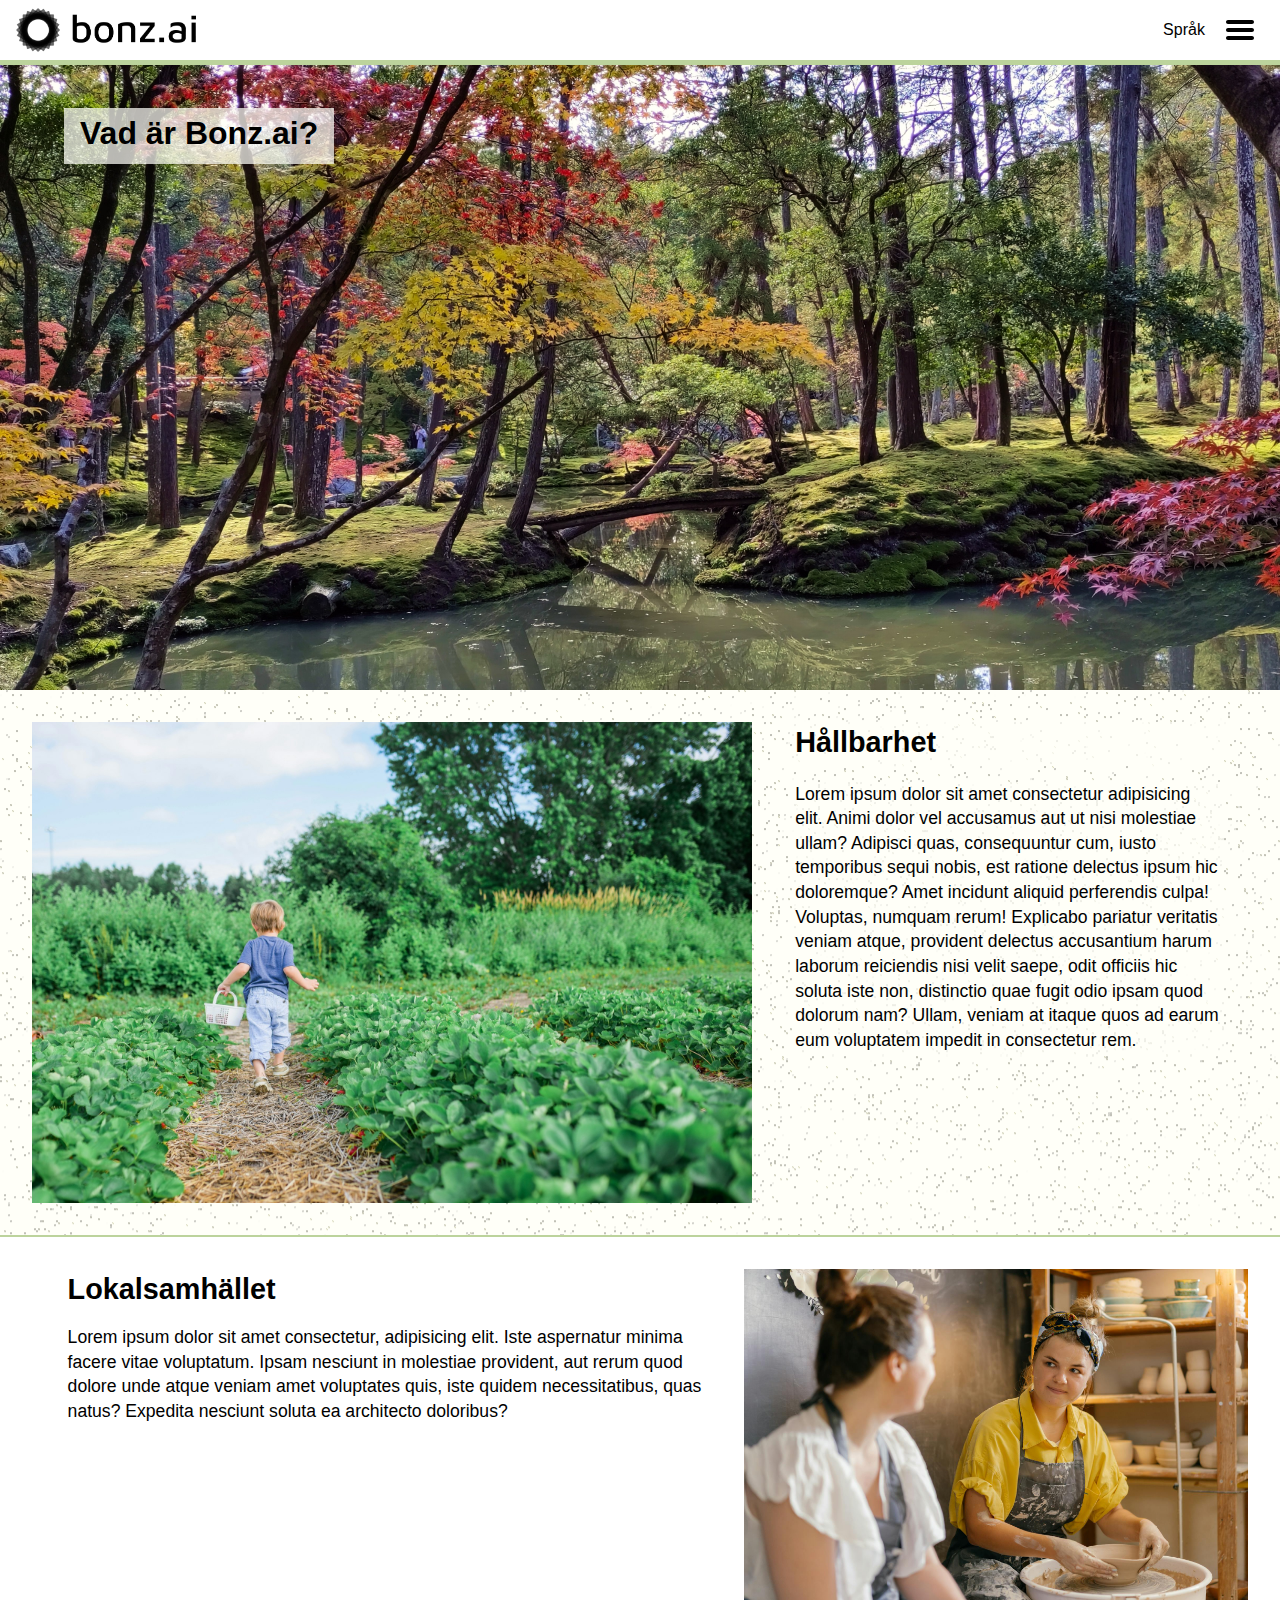
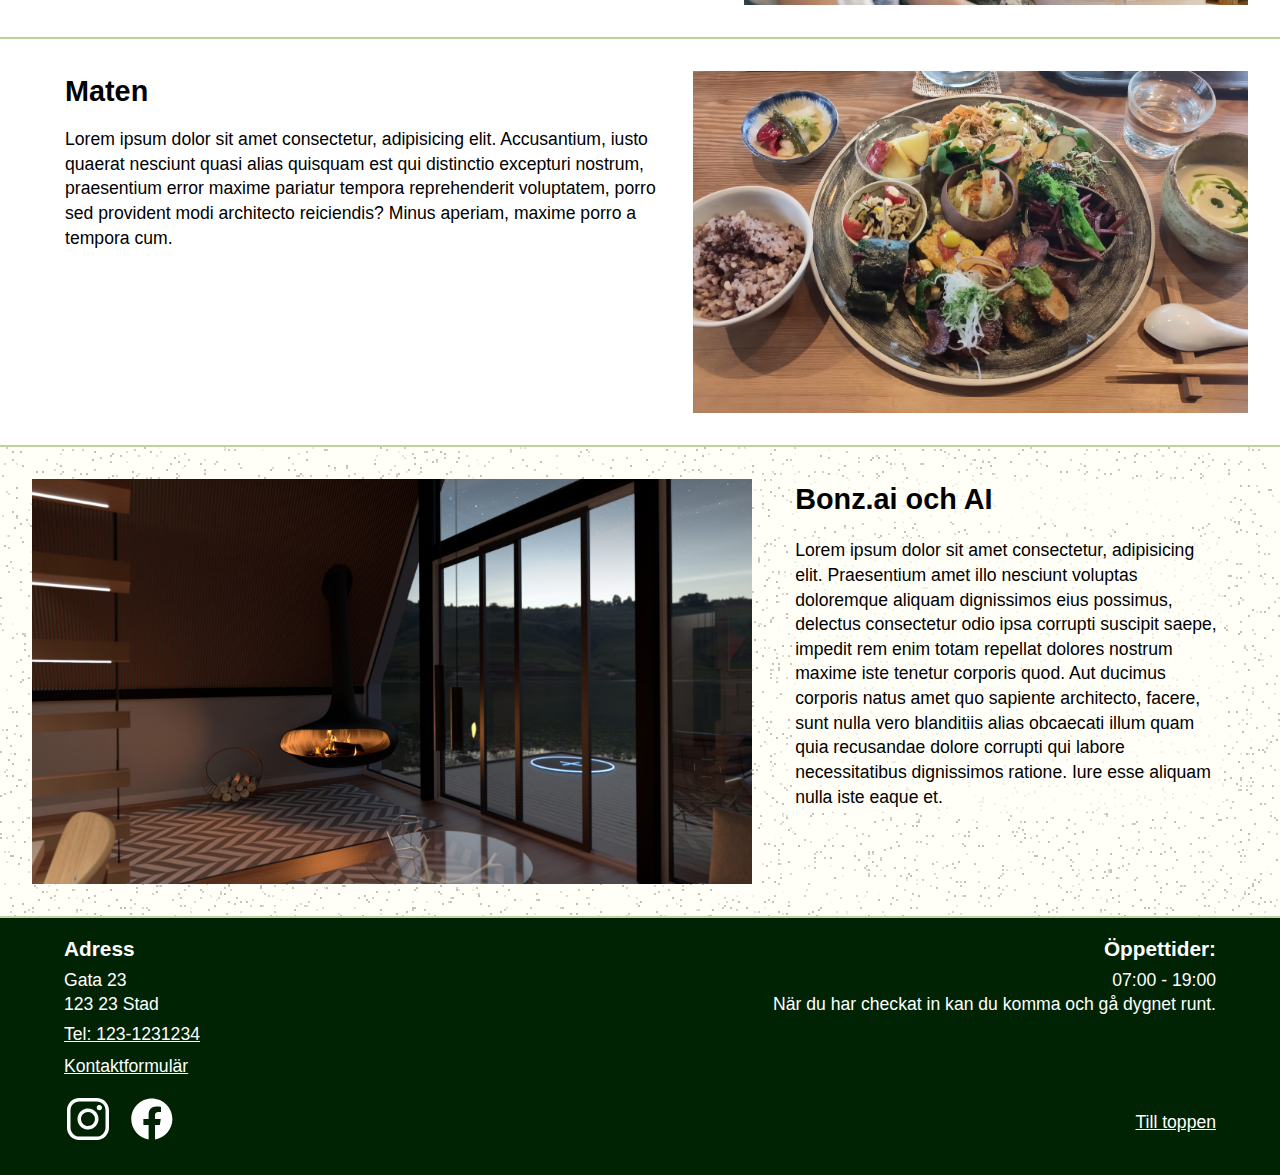
<file: about.html>
<!DOCTYPE html>
<html lang="sv">
  <head>
    <meta charset="UTF-8" />
    <meta name="viewport" content="width=device-width, initial-scale=1.0" />
    <title>Om oss</title>
    <meta name="author" content="Oskar Blomberg" />
    <meta
      name="description"
      content="Bonz.ai är hotellet där klimatsmart möter tekniksmart för att du ska kunna slappna av på riktigt. Vi erbjuder ett hållbart boende kombinerat med genomtänkta ai-lösningar för att göra din vistelse så smidig som möjligt."
    />
    <link rel="stylesheet" href="style.css" />
    <link
      rel="shortcut icon"
      href="images/logo/bonz.ai-logo-color-symbol-580-580.png"
      type="image/x-icon"
    />
    <script type="module" src="script.js"></script>
  </head>

  <body class="body">
    <header class="header">
      <figure class="figure header__logo">
        <a href="/">
          <img
            class="img img img--mh"
            src="images/logo/bonz.ai-logo-black-landscape-1162x280.avif"
            alt="bonz.ai logo"
            width="1164"
            height="280"
          />
        </a>
      </figure>
      <div class="header__lr-container">
        <div class="header__button header__button--lang" tabindex="0">
          Språk
          <nav class="nav nav--lang">
            <ul class="nav__list">
              <li class="nav__item">
                <a class="nav__link" href="#">Svenska</a>
              </li>
              <li class="nav__item">
                <a class="nav__link" href="#">English</a>
              </li>
              <li class="nav__item">
                <a class="nav__link" href="#">Deutsch</a>
              </li>
            </ul>
          </nav>
        </div>

        <div class="header__button" tabindex="0">
          <img
            src="images/Hamburger_icon_32x32.svg"
            alt="menu"
            width="32"
            height="32"
          />
          <nav class="nav nav__menu">
            <ul class="nav__list">
              <li class="nav__item">
                <a class="nav__link" href="/">Startsida</a>
              </li>
              <li class="nav__item">
                <a class="nav__link" href="booking.html">Boka rum</a>
              </li>
              <li class="nav__item">
                <a class="nav__link" href="contact-form.html"
                  >Kontaktformulär</a
                >
              </li>
            </ul>
          </nav>
        </div>
      </div>
    </header>

    <main class="main">
      <figure class="hero">
        <img
          class="hero__img"
          srcset="
            images/saihoji-wide_576x396.avif    576w,
            images/saihoji-wide_1920x1318.avif 1920w,
            images/saihoji-wide_3840x2635.avif 3840w
          "
          src="images/saihoji-wide_1920x1318.avif"
          sizes="(max-width: 576px) 576px, 1920px"
          alt="Höstfärger"
          width="1920"
          height="1318"
        />
        <figcaption class="hero__caption caption-header-about">
          <h1 id="caption-header">Vad är Bonz.ai?</h1>
        </figcaption>
      </figure>

      <section class="main__section main__section--pic-left">
        <h2
          class="main__section__header main__section__header--text-background"
        >
          Hållbarhet
        </h2>
        <figure class="main__section__picture-container">
          <img
            class="img img--mw"
            srcset="
              images/strawberries_credit-paige-cody-unsplash_640x427.jpg    640w,
              images/strawberries_credit-paige-cody-unsplash_1920x1282.jpg 1920w,
              images/strawberries_credit-paige-cody-unsplash_2400x1602.jpg 2400w
            "
            src="images/strawberries_credit-paige-cody-unsplash_1920x1281.jpg"
            sizes="(max-width: 576px) 640px, 1920px"
            alt="Barn som plockar jordgubbar på närbelägen gård"
            width="1920"
            height="1281"
          />
        </figure>
        <p class="main__section__text main__section__text--text-background">
          Lorem ipsum dolor sit amet consectetur adipisicing elit. Animi dolor
          vel accusamus aut ut nisi molestiae ullam? Adipisci quas, consequuntur
          cum, iusto temporibus sequi nobis, est ratione delectus ipsum hic
          doloremque? Amet incidunt aliquid perferendis culpa! Voluptas, numquam
          rerum! Explicabo pariatur veritatis veniam atque, provident delectus
          accusantium harum laborum reiciendis nisi velit saepe, odit officiis
          hic soluta iste non, distinctio quae fugit odio ipsam quod dolorum
          nam? Ullam, veniam at itaque quos ad earum eum voluptatem impedit in
          consectetur rem.
        </p>
      </section>

      <section class="main__section main__section--pic-right">
        <h2 class="main__section__header">Lokalsamhället</h2>
        <figure class="main__section__picture-container">
          <img
            class="img img--mw"
            srcset="
              images//pottery_pexels-mikhail-nilov_640x427.jpg    640w,
              images//pottery_pexels-mikhail-nilov_1920x1280.jpg 1920w,
              images/pottery_pexels-mikhail-nilov_3840x2560.jpg  3840w
            "
            src="images/pottery_pexels-mikhail-nilov_1920x1280.jpg"
            sizes="(max-width: 576px) 640px, 1920px"
            alt="Lokala keramiker"
            width="1920"
            height="1220"
            loading="lazy"
          />
        </figure>
        <p class="main__section__text">
          Lorem ipsum dolor sit amet consectetur, adipisicing elit. Iste
          aspernatur minima facere vitae voluptatum. Ipsam nesciunt in molestiae
          provident, aut rerum quod dolore unde atque veniam amet voluptates
          quis, iste quidem necessitatibus, quas natus? Expedita nesciunt soluta
          ea architecto doloribus?
        </p>
      </section>

      <section class="main__section main__section--pic-right">
        <h2 class="main__section__header">Maten</h2>
        <figure class="main__section__picture-container">
          <img
            class="img img--mw"
            srcset="
              images/Kyoto-feast_576x354.95.avif  576w,
              images/Kyoto-feast_1441x888.avif   1441w
            "
            src="images/Kyoto-feast_1441x888.avif"
            sizes="(max-width: 576px) 576px, 1441px"
            alt="Japansk smårättstallrik"
            width="1441"
            height="888"
            loading="lazy"
          />
        </figure>
        <p class="main__section__text">
          Lorem ipsum dolor sit amet consectetur, adipisicing elit. Accusantium,
          iusto quaerat nesciunt quasi alias quisquam est qui distinctio
          excepturi nostrum, praesentium error maxime pariatur tempora
          reprehenderit voluptatem, porro sed provident modi architecto
          reiciendis? Minus aperiam, maxime porro a tempora cum.
        </p>
      </section>
      <section class="main__section main__section--pic-left">
        <h2
          class="main__section__header main__section__header--text-background"
        >
          Bonz.ai och AI
        </h2>
        <figure class="main__section__picture-container">
          <img
            class="img img--mw"
            srcset="
              images/02-night_576x324.webp    576w,
              images/02-night_1920x1080.webp 1920w,
              images/02-night_2880x1620.webp
            "
            src="images/02-night_1920x1080.webp"
            sizes="(max-width: 576px) 576px, 1920px"
            alt="Utsikt från ett av rummen"
            width="1920"
            height="1080"
            loading="lazy"
          />
        </figure>
        <p class="main__section__text main__section__text--text-background">
          Lorem ipsum dolor sit amet consectetur, adipisicing elit. Praesentium
          amet illo nesciunt voluptas doloremque aliquam dignissimos eius
          possimus, delectus consectetur odio ipsa corrupti suscipit saepe,
          impedit rem enim totam repellat dolores nostrum maxime iste tenetur
          corporis quod. Aut ducimus corporis natus amet quo sapiente
          architecto, facere, sunt nulla vero blanditiis alias obcaecati illum
          quam quia recusandae dolore corrupti qui labore necessitatibus
          dignissimos ratione. Iure esse aliquam nulla iste eaque et.
        </p>
      </section>
    </main>

    <footer class="footer">
      <section class="footer__contact">
        <h3>Adress</h3>
        <address class="address">
          Gata 23
          <br />
          123 23 Stad
        </address>
        <a class="footer__link" href="tel:1231231234">Tel: 123-1231234</a>
        <a class="footer__link" href="/contact-form.html">Kontaktformulär</a>
        <div class="footer__social">
          <a href="#"
            ><img
              src="images/logo-instagram_white_48x48.svg"
              alt="Instaram logotyp"
              width="48"
              height="48"
          /></a>
          <a href="#"
            ><img
              src="images/logo-facebook_white_48x48.svg"
              alt="Facebook logotyp"
              width="48"
              height="48"
          /></a>
        </div>
      </section>
      <section class="footer__opening-hours">
        <h3>Öppettider:</h3>
        <time datetime="07:00">07:00</time> -
        <time datetime="19:00">19:00</time>
        <p>När du har checkat in kan du komma och gå dygnet runt.</p>
      </section>

      <a class="footer__link footer__link--to-top" href="#">Till toppen</a>
    </footer>
  </body>
</html>
</file>
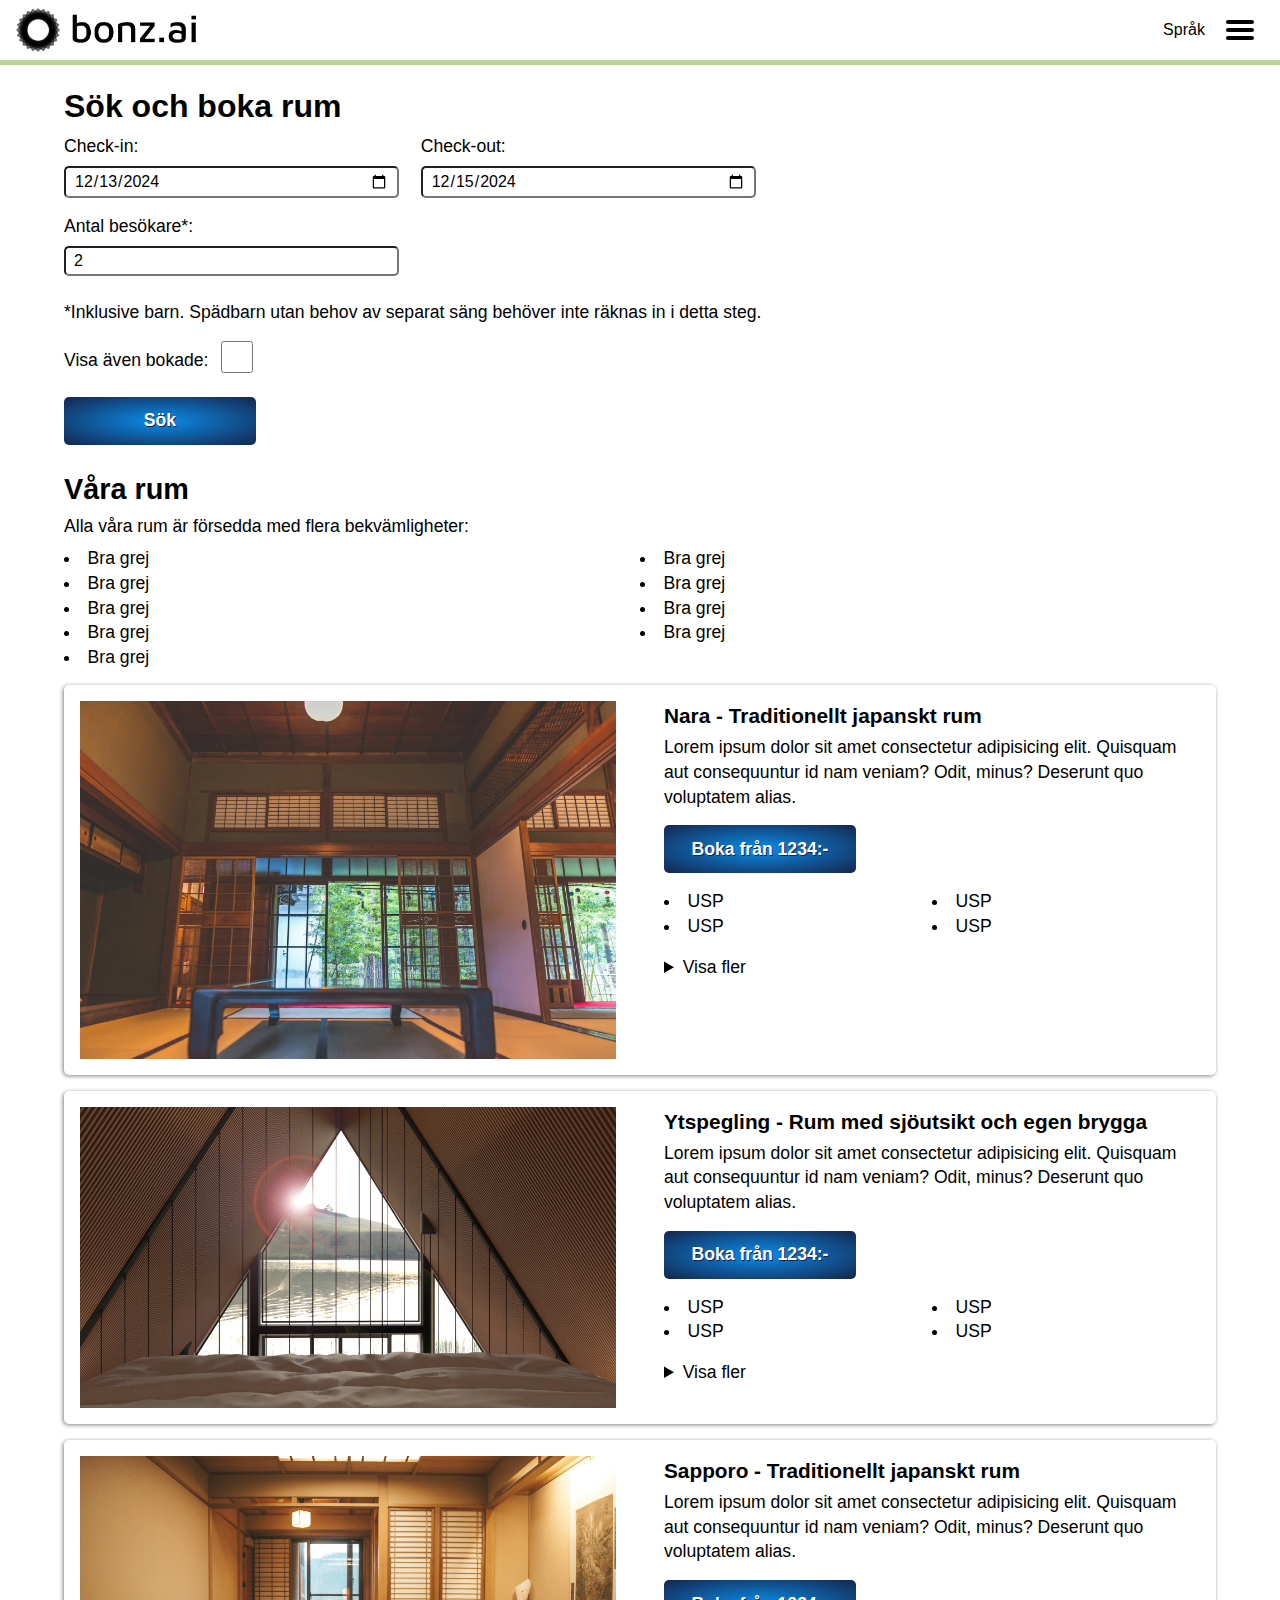
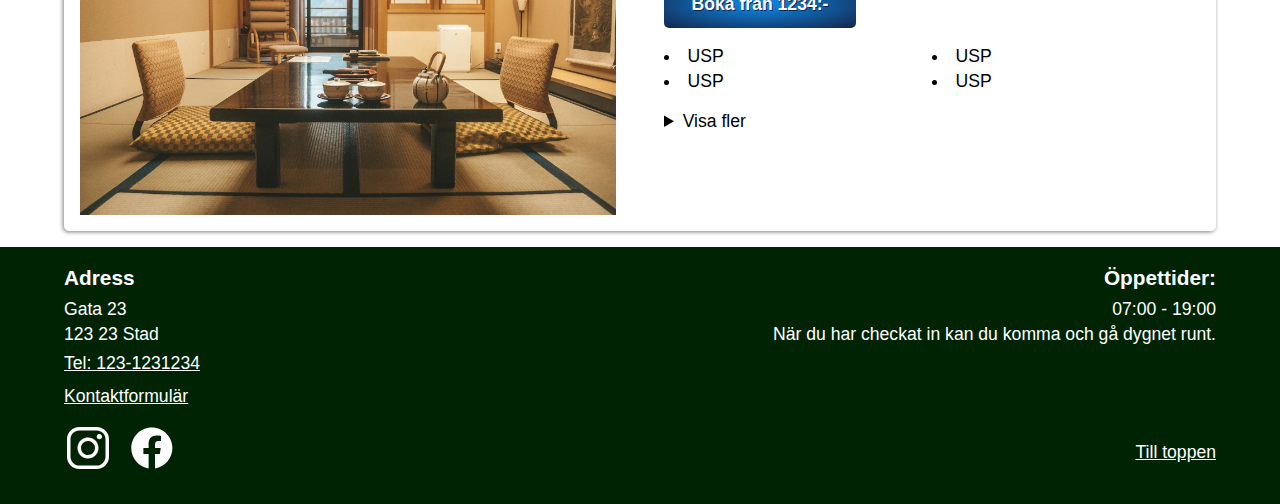
<file: booking.html>
<!DOCTYPE html>
<html lang="sv">
  <head>
    <meta charset="UTF-8" />
    <meta name="viewport" content="width=device-width, initial-scale=1.0" />
    <title>Sök och boka</title>
    <meta name="author" content="Oskar Blomberg" />
    <meta
      name="description"
      content="Bonz.ai är hotellet där klimatsmart möter tekniksmart för att du ska kunna slappna av på riktigt. Vi erbjuder ett hållbart boende kombinerat med genomtänkta ai-lösningar för att göra din vistelse så smidig som möjligt."
    />

    <link rel="stylesheet" href="style.css" />
    <link
      rel="shortcut icon"
      href="images/logo/bonz.ai-logo-color-symbol-580-580.png"
      type="image/x-icon"
    />
    <script type="module" src="script.js"></script>
  </head>

  <body class="body">
    <header class="header">
      <figure class="figure header__logo">
        <a href="/">
          <img
            class="img img--mh"
            src="images/logo/bonz.ai-logo-black-landscape-1162x280.avif"
            alt="bonz.ai logo"
            width="1164"
            height="280"
          />
        </a>
      </figure>
      <div class="header__lr-container">
        <div class="header__button header__button--lang" tabindex="0">
          Språk
          <nav class="nav nav--lang">
            <ul class="nav__list">
              <li class="nav__item">
                <a class="nav__link" href="#">Svenska</a>
              </li>
              <li class="nav__item">
                <a class="nav__link" href="#">English</a>
              </li>
              <li class="nav__item">
                <a class="nav__link" href="#">Deutsch</a>
              </li>
            </ul>
          </nav>
        </div>

        <div class="header__button" tabindex="0">
          <img
            src="images/Hamburger_icon_32x32.svg"
            alt="menu"
            width="32"
            height="32"
          />
          <nav class="nav nav__menu">
            <ul class="nav__list">
              <li class="nav__item">
                <a class="nav__link" href="/">Startsida</a>
              </li>
              <li class="nav__item">
                <a class="nav__link" href="about.html">Om oss</a>
              </li>
              <li class="nav__item">
                <a class="nav__link" href="contact-form.html"
                  >Kontaktformulär</a
                >
              </li>
            </ul>
          </nav>
        </div>
      </div>
    </header>

    <main class="main booking">
      <section class="booking__section">
        <h1>Sök och <span class="nowrap">boka rum</span></h1>
        <form class="booking-form">
          <div class="booking-form__container booking-form__container--in">
            <label for="check-in">Check-in:</label>
            <input
              class="booking-form__input"
              type="date"
              id="check-in"
              name="check-in"
              required
              aria-required="true"
              value="2024-12-13"
            />
          </div>

          <div class="booking-form__container booking-form__container--out">
            <label for="check-out">Check-out:</label>
            <input
              class="booking-form__input"
              type="date"
              id="check-out"
              name="check-out"
              required
              aria-required="true"
              value="2024-12-15"
            />
          </div>

          <div class="booking-form__container booking.form__container--beds">
            <label for="beds">Antal besökare*: </label>
            <input
              class="booking-form__input booking-form__input--beds"
              type="number"
              min="1"
              max="4"
              step="1"
              id="beds"
              name="beds"
              required
              aria-required="true"
              aria-describedby="booking-form__clarification"
              value="2"
            />
            <p
              class="booking-form__clarification"
              id="booking-form__clarification"
            >
              *Inklusive barn. Spädbarn utan behov av separat säng behöver inte
              räknas in i detta steg.
            </p>
          </div>

          <div
            class="booking-form__container booking-form__container--include-booked"
          >
            <label for="show-all">Visa även bokade:</label>
            <input
              class="booking-form__checkbox"
              type="checkbox"
              id="show-all"
              name="show-all"
            />
          </div>
          <button type="submit" class="button">Sök</button>
        </form>
      </section>

      <section class="booking__aside">
        <h2 class="booking__aside__heading">Våra rum</h2>
        <p>Alla våra rum är försedda med flera bekvämligheter:</p>
        <ul class="general-amenities">
          <li>Bra grej</li>
          <li>Bra grej</li>
          <li>Bra grej</li>
          <li>Bra grej</li>
          <li>Bra grej</li>
          <li>Bra grej</li>
          <li>Bra grej</li>
          <li>Bra grej</li>
          <li>Bra grej</li>
        </ul>

        <article class="room">
          <figure class="room__figure">
            <img
              class="img img--mw"
              srcset="
                images/japanese-room_credit_s-tsuchiya-unsplash_640x427.webp    640w,
                images/japanese-room_credit_s-tsuchiya-unsplash_1920x1280.webp 1920w,
                images/japanese-room_credit_s-tsuchiya-unsplash_2400x1600.webp 2400w
              "
              src="images/japanese-room_credit_s-tsuchiya-unsplash_1920x1280.webp"
              sizes="(max-width: 576px) 576px, 1920px"
              width="1920"
              height="1280"
              alt="Rum i japansk stil"
            />
          </figure>

          <!-- Fortfarande samma artikel som bilden också är inkluderad i. Divar används här för styling eftersom semantiken ska hållas intakt, annars klagar w3:s validator över att article saknar h-element -->
          <div class="room__info">
            <div class="room__text">
              <h3 class="room__text__header">
                Nara - Traditionellt japanskt rum
              </h3>
              <p>
                Lorem ipsum dolor sit amet consectetur adipisicing elit.
                Quisquam aut consequuntur id nam veniam? Odit, minus? Deserunt
                quo voluptatem alias.
              </p>
            </div>

            <button class="button">Boka från 1234:-</button>

            <ul class="room__amenities">
              <li>USP</li>
              <li>USP</li>
              <li>USP</li>
              <li>USP</li>
            </ul>
            <details>
              <summary>Visa fler</summary>
              <ul class="room__amenities--more">
                <li class="room__amenities__header">För din komfort:</li>
                <li>USP1</li>
                <li>USP2</li>
                <li class="room__amenities__header">För din trygghet:</li>
                <li>USP3</li>
                <li>USP4</li>
                <li>USP5</li>
              </ul>
            </details>
          </div>
        </article>

        <article class="room">
          <figure class="room__figure">
            <img
              class="img img--mw"
              srcset="
                images/03-day_576x324.webp    576w,
                images/03-day_1920x1080.webp 1920w,
                images/03-day_2880x1620.avif 2880w
              "
              src="images/03-day_1920x1080.webp"
              sizes="(max-width: 576px) 576px, 1920px"
              width="1920"
              height="1080"
              alt="Rum i modern stil"
            />
          </figure>

          <div class="room__info">
            <div class="room__text">
              <h3 class="room__text__header">
                Ytspegling - Rum med sjöutsikt och egen brygga
              </h3>
              <p>
                Lorem ipsum dolor sit amet consectetur adipisicing elit.
                Quisquam aut consequuntur id nam veniam? Odit, minus? Deserunt
                quo voluptatem alias.
              </p>
            </div>

            <button class="button">Boka från 1234:-</button>

            <ul class="room__amenities">
              <li>USP</li>
              <li>USP</li>
              <li>USP</li>
              <li>USP</li>
            </ul>
            <details>
              <summary>Visa fler</summary>
              <ul class="room__amenities--more">
                <li class="room__amenities__header">För din komfort:</li>
                <li>USP1</li>
                <li>USP2</li>
                <li class="room__amenities__header">För din trygghet:</li>
                <li>USP3</li>
                <li>USP4</li>
                <li>USP5</li>
              </ul>
            </details>
          </div>
        </article>

        <article class="room">
          <figure class="room__figure">
            <img
              class="img img--mw"
              srcset="
                images/japanese-room_credit-filiz-elaerts-unsplash_640x428.webp    640w,
                images/japanese-room_credit-filiz-elaerts-unsplash_1920x1285.webp 1920w,
                images/japanese-room_credit-filiz-elaerts-unsplash_2400x1607.webp 2400w
              "
              src="images/japanese-room_credit-filiz-elaerts-unsplash_1920x1285.webp"
              sizes="(max-width: 576px) 640px, 1920px"
              width="1920"
              height="1285"
              alt="Rum i japansk stil"
            />
          </figure>

          <div class="room__info">
            <div class="room__text">
              <h3 class="room__text__header">
                Sapporo - Traditionellt japanskt rum
              </h3>
              <p>
                Lorem ipsum dolor sit amet consectetur adipisicing elit.
                Quisquam aut consequuntur id nam veniam? Odit, minus? Deserunt
                quo voluptatem alias.
              </p>
            </div>

            <button class="button">Boka från 1234:-</button>

            <ul class="room__amenities">
              <li>USP</li>
              <li>USP</li>
              <li>USP</li>
              <li>USP</li>
            </ul>
            <details>
              <summary>Visa fler</summary>
              <ul class="room__amenities--more">
                <li class="room__amenities__header">För din komfort:</li>
                <li>USP1</li>
                <li>USP2</li>
                <li class="room__amenities__header">För din trygghet:</li>
                <li>USP3</li>
                <li>USP4</li>
                <li>USP5</li>
              </ul>
            </details>
          </div>
        </article>
      </section>
    </main>

    <footer class="footer">
      <section class="footer__contact">
        <h3>Adress</h3>
        <address class="address">
          Gata 23
          <br />
          123 23 Stad
        </address>
        <a class="footer__link" href="tel:1231231234">Tel: 123-1231234</a>
        <a class="footer__link" href="/contact-form.html">Kontaktformulär</a>
        <div class="footer__social">
          <a href="#"
            ><img
              src="images/logo-instagram_white_48x48.svg"
              alt="Instaram logotyp"
              width="48"
              height="48"
          /></a>
          <a href="#"
            ><img
              src="images/logo-facebook_white_48x48.svg"
              alt="Facebook logotyp"
              width="48"
              height="48"
          /></a>
        </div>
      </section>
      <section class="footer__opening-hours">
        <h3>Öppettider:</h3>
        <time datetime="07:00">07:00</time> -
        <time datetime="19:00">19:00</time>
        <p>När du har checkat in kan du komma och gå dygnet runt.</p>
      </section>

      <a class="footer__link footer__link--to-top" href="#">Till toppen</a>
    </footer>
  </body>
</html>
</file>
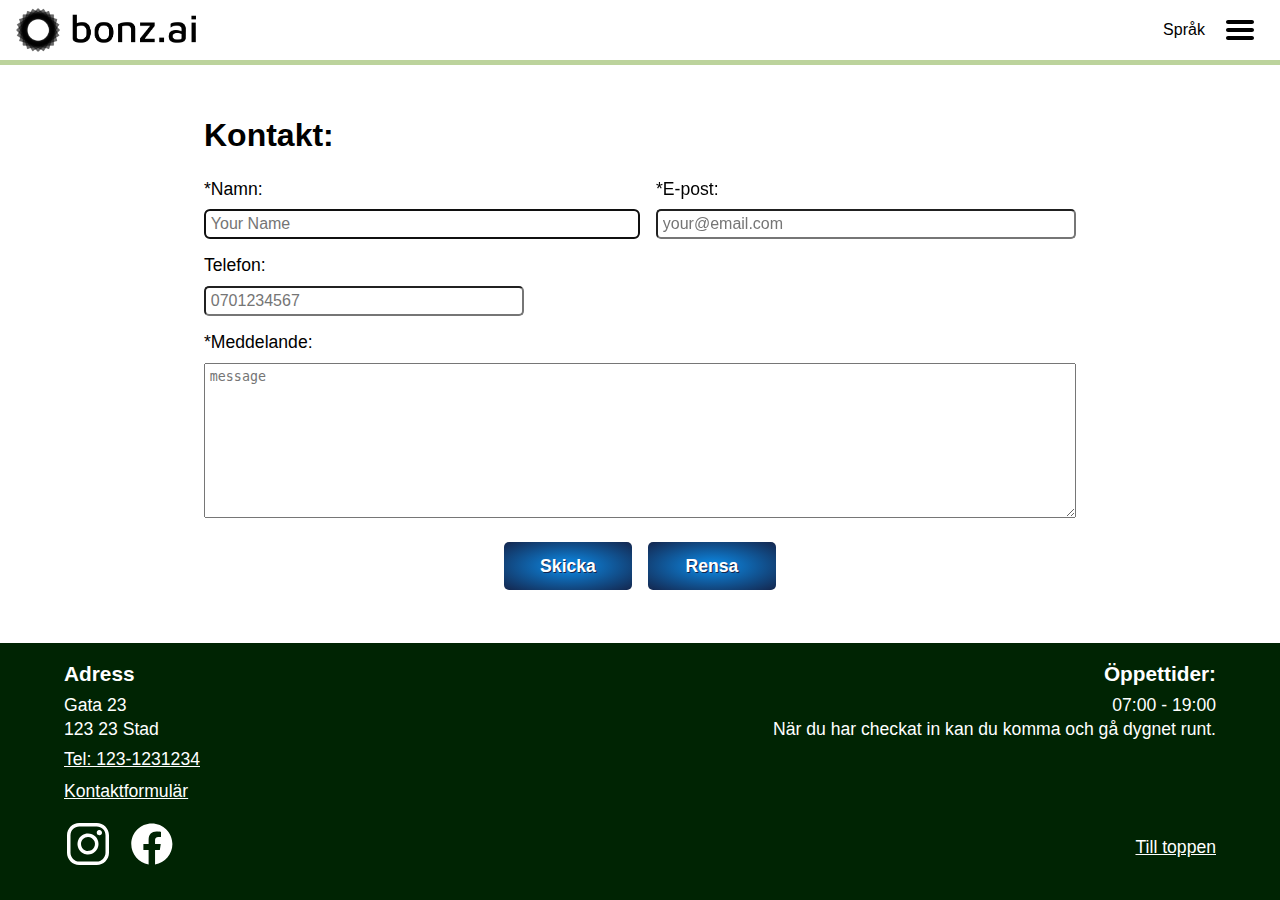
<file: contact-form.html>
<!DOCTYPE html>
<html lang="sv">
  <head>
    <meta charset="UTF-8" />
    <meta name="viewport" content="width=device-width, initial-scale=1.0" />
    <title>Kontakt</title>
    <meta name="author" content="Oskar Blomberg" />
    <meta
      name="description"
      content="Bonz.ai är hotellet där klimatsmart möter tekniksmart för att du ska kunna slappna av på riktigt. Vi erbjuder ett hållbart boende kombinerat med genomtänkta ai-lösningar för att göra din vistelse så smidig som möjligt."
    />
    <link rel="stylesheet" href="style.css" />
    <link
      rel="shortcut icon"
      href="images/logo/bonz.ai-logo-color-symbol-580-580.png"
      type="image/x-icon"
    />
    <script type="module" src="script.js"></script>
  </head>

  <body class="body">
    <header class="header">
      <figure class="figure header__logo">
        <a href="/">
          <img
            class="img img--mh"
            src="images/logo/bonz.ai-logo-black-landscape-1162x280.avif"
            alt="bonz.ai logo"
            width="1164"
            height="280"
          />
        </a>
      </figure>
      <div class="header__lr-container">
        <div class="header__button header__button--lang" tabindex="0">
          Språk
          <nav class="nav nav--lang">
            <ul class="nav__list">
              <li class="nav__item">
                <a class="nav__link" href="#">Svenska</a>
              </li>
              <li class="nav__item">
                <a class="nav__link" href="#">English</a>
              </li>
              <li class="nav__item">
                <a class="nav__link" href="#">Deutsch</a>
              </li>
            </ul>
          </nav>
        </div>

        <div class="header__button" tabindex="0">
          <img
            src="images/Hamburger_icon_32x32.svg"
            alt="menu"
            width="32"
            height="32"
          />
          <nav class="nav nav__menu">
            <ul class="nav__list">
              <li class="nav__item">
                <a class="nav__link" href="/">Startsida</a>
              </li>
              <li class="nav__item">
                <a class="nav__link" href="booking.html">Boka rum</a>
              </li>
              <li class="nav__item">
                <a class="nav__link" href="about.html">Om oss</a>
              </li>
            </ul>
          </nav>
        </div>
      </div>
    </header>

    <main class="main contact">
      <form class="contact-form" action="https://httpbin.org/get" method="get">
        <h1 class="contact-form__header">Kontakt:</h1>
        <label class="contact-form__label contact-form__label--name" for="name"
          >*Namn:</label
        >
        <input
          class="contact-form__input contact-form__input--name"
          type="text"
          name="name"
          id="name"
          autocomplete="on"
          autofocus
          required
          aria-required="true"
          placeholder="Your Name"
        />

        <label
          class="contact-form__label contact-form__label--email"
          for="email"
          >*E-post:</label
        >
        <input
          class="contact-form__input contact-form__input--email"
          type="email"
          name="email"
          id="email"
          autocomplete="email"
          required
          aria-required="true"
          placeholder="your@email.com"
        />

        <label class="contact-form__label contact-form__label--tel" for="tel"
          >Telefon:</label
        >
        <input
          class="contact-form__input contact-form__input--tel"
          type="tel"
          name="tel"
          id="tel"
          autocomplete="tel"
          placeholder="0701234567"
        />

        <label
          class="contact-form__label contact-form__label--message"
          for="message"
          >*Meddelande:</label
        >
        <textarea
          class="contact-form__input contact-form__input--message"
          name="message"
          id="message"
          cols="40"
          rows="6"
          required
          aria-required="true"
          placeholder="message"
        ></textarea>
        <div class="contact-form__buttons">
          <button type="submit" class="button contact-form__button">
            Skicka
          </button>
          <button type="reset" class="button contact-form__button">
            Rensa
          </button>
        </div>
      </form>
    </main>

    <!-- Denna sida saknar h2, så eftersom det är samma footer, med h3:or, på alla sidor får denna ett mindre nedslag på semantik i Lighthouse -->
    <footer class="footer">
      <section class="footer__contact">
        <h3>Adress</h3>
        <address class="address">
          Gata 23
          <br />
          123 23 Stad
        </address>
        <a class="footer__link" href="tel:1231231234">Tel: 123-1231234</a>
        <a class="footer__link" href="/contact-form.html">Kontaktformulär</a>
        <div class="footer__social">
          <a href="#"
            ><img
              src="images/logo-instagram_white_48x48.svg"
              alt="Instaram logotyp"
              width="48"
              height="48"
          /></a>
          <a href="#"
            ><img
              src="images/logo-facebook_white_48x48.svg"
              alt="Facebook logotyp"
              width="48"
              height="48"
          /></a>
        </div>
      </section>
      <section class="footer__opening-hours">
        <h3>Öppettider:</h3>
        <time datetime="07:00">07:00</time> -
        <time datetime="19:00">19:00</time>
        <p>När du har checkat in kan du komma och gå dygnet runt.</p>
      </section>

      <a class="footer__link footer__link--to-top" href="#">Till toppen</a>
    </footer>
  </body>
</html>
</file>
<file: style.css>
*,
*::before,
*::after {
  box-sizing: border-box;
  margin: 0;
  padding: 0;
}

.nowrap {
  white-space: nowrap;
}

.offscreen {
  /* Rekommenderad metod för sånt som bara ska läsas av skärmläsare enligt https://www.accessibility-developer-guide.com/ med flera */
  position: absolute;
  left: -10000px;
}

/* GENERAL */

html {
  scroll-behavior: smooth;
}

img {
  display: block;
}

.img--mw {
  max-width: 100%;
  height: auto;
}

.img--mh {
  width: auto;
  max-height: 100%;
}

.body {
  font-family: Arial, Helvetica, sans-serif;
  font-size: 1.1rem;
  line-height: 1.4;
  min-height: 100vh;
  width: 100%;
  display: flex;
  flex-flow: column nowrap;
  justify-content: space-between;
  align-items: center;
}

a:hover {
  cursor: pointer;
}

/* TEXT */

h1 {
  font-size: 2rem;
  margin-bottom: 0.3rem;
}

h2 {
  font-size: 1.8rem;
  margin-bottom: 0.3rem;
}

h3 {
  font-size: 1.3rem;
  margin-bottom: 0.3rem;
}

/* BUTTON, INPUT, TEXTAREA, SELECT */

input {
  font: inherit;
  font-size: 1rem;
  border-radius: 5px;
  padding: 0.1rem 0.5rem;
}

.button {
  background: radial-gradient(var(--LIGTH-BLUE), var(--DARK-BLUE));
  color: white;
  font: inherit;
  text-shadow: 1px 1px var(--DARK-BLUE);
  font-weight: bold;
  height: 48px;
  min-width: 8rem;
  max-width: 12rem;
  padding: 0 0.8rem;
  border: none;
  border-radius: 5px;
}

/* VARIABLES */

:root {
  --DARK-GREEN: #002403;
  --DARK-BLUE: #14264d;
  --LIGHT-GREEN: #bcd39c;
  --LIGTH-BLUE: #0c8ce9;
  --WARM-WHITE: #fffff8;
  --WARM-WHITE-TRANS: #fffff8b7;
}

/* HEADER */

.header {
  padding: 8px 1rem;
  position: sticky;
  top: 0;
  z-index: 1;
  height: 60px;
  width: 100%;
  background: white;
  outline: 5px solid var(--LIGHT-GREEN);
  display: flex;
  align-items: center;
  justify-content: space-between;
}

.header__logo {
  height: 100%;
}

.header__lr-container {
  display: flex;
  align-items: center;
  justify-content: space-around;
}

.header__button {
  width: 48px;
  height: 48px;
  margin-left: 0.5rem;
  display: grid;
  place-items: center;
}

.header__button--lang {
  font-size: 1rem;
}

.nav {
  width: 15rem;
  background-color: white;
  display: none;
  position: absolute;
  top: 54px;
  transform-origin: top right;
  animation: showMenu 0.35s ease-out forwards;
}

:is(.header__button:hover, .header__button:focus-within) .nav {
  display: block;
}

.nav--lang {
  right: 56px;
}

.nav__menu {
  right: 0;
}

.nav__list {
  list-style: none;
  display: flex;
  flex-flow: column nowrap;
}

.nav__item {
  border: 1px solid var(--LIGHT-GREEN);
  border-top: unset;
  width: 100%;
}

.nav__item:first-of-type {
  border-radius: 5px 0 0 0;
}

.nav__item:last-of-type {
  border-radius: 0 0 5px 5px;
}

.nav__link {
  color: var(--DARK-GREEN);
  font-size: 1.5rem;
  text-decoration: none;
  display: block;
  text-align: center;
  margin: auto;
  padding: 0.5rem;
  width: 80%;
  height: 100%;
}

:is(.nav__item:hover, .nav__item:focus-within) .nav__link {
  width: 100%;
  font-size: 1.7rem;
  font-weight: bold;
}

/* MAIN */

.main__section {
  width: 100%;
  padding-top: 0.5rem;
  padding-bottom: 0.5rem;
  border-bottom: 2px solid var(--LIGHT-GREEN);
}

.main__section__header,
.main__section__text {
  /* Procent på bredden för att inte få overflow om användaren ställer in större textstorlek i webbläsarens inställningar. Funkar tyvärr inte med "very large" */
  margin: 1.5rem 5% 1rem;
}

.main__section--pic-left {
  background: repeat-y url(images/speckeled_576x576.webp);
}

.main__section__header--text-background,
.main__section__text--text-background {
  background-color: var(--WARM-WHITE-TRANS);
  padding: 0 0.2rem 0.2rem;
}

.main__section__picture-container {
  margin: 0 auto;
  width: 100%;
  max-width: 1000px;
}

/* LANDING */

.hero {
  max-width: 100%;
  height: 70vh;
}

.hero__img {
  height: 100%;
  width: 100%;
  object-fit: cover;
  object-position: 55% 75%;
}

.hero__caption {
  position: absolute;
  top: 12%;
  left: 5%;
  margin-right: 15%;
  font-size: clamp(1.5rem, 2.4vw, 2rem);
  line-height: 1.6;
}

/* ABOUT */

.caption-header-about {
  padding: 0rem 1rem;
  background-color: var(--WARM-WHITE-TRANS);
}

/* CONTACT */

.contact {
  width: 100%;
  flex-grow: 1;
  display: flex;
  flex-direction: column;
  justify-content: space-evenly;
  align-items: center;
}

.contact-form {
  padding: 1rem 5%;
  display: grid;
  grid-template-columns: 1fr 1fr;
  gap: 0.1rem;
}

.contact-form__label {
  display: block;
  margin: 0.4rem 0 0;
  grid-column: 1 / 2;
  grid-row: span 1;
}

.contact-form__input {
  width: 100%;
  padding: 0 0.3rem;
  line-height: 1.6rem;
  grid-column: span 2;
}

.contact-form__buttons {
  margin-top: 1rem;
  display: flex;
  justify-content: center;
  gap: 1rem;
}

/* BOOKING */

.booking__section,
.booking__aside {
  margin: 1.5rem 5% 1rem;
}

.booking-form {
  max-width: fit-content;
  display: grid;
  grid-template-columns: 1fr 1fr;
  grid-auto-rows: auto;
  gap: 1rem;
}

.booking-form__container {
  grid-column: span 2;
  display: grid;
  gap: 0.5rem;
}

.booking-form__input {
  max-width: 335px;
}

.booking-form__clarification {
  margin-top: 1rem;
}

.booking-form__container--include-booked {
  grid-column: span 2;
  display: flex;
  align-items: center;
  gap: 0.8rem;
}

.booking-form__checkbox {
  /* Höjd och bredd inte 48px då även texten är klickbar tack vare label */
  display: block;
  height: 32px;
  width: 32px;
  margin-bottom: 0.5em;
}

.general-amenities {
  margin: 0.5rem 0 1rem;
  display: grid;
  grid-template-columns: 1fr 1fr;
  grid-auto-columns: auto;
  list-style-position: inside;
}

/* ROOMS */

.room {
  padding: 1rem;
  margin-bottom: 1rem;
  border-radius: 5px;
  box-shadow: -1px 1px 4px grey;
  display: flex;
  flex-flow: column nowrap;
  gap: 1rem;
}

.room__info {
  display: flex;
  flex-flow: column nowrap;
  gap: 1rem;
}

.room__text__header {
  text-wrap: balance;
}

.room__amenities {
  display: grid;
  grid-template-columns: 1fr 1fr;
  grid-auto-columns: auto;
  list-style-position: inside;
}

.room__amenities--more {
  list-style-position: inside;
}

.room__amenities__header {
  margin-top: 0.5rem;
  list-style-type: none;
  font-weight: bold;
}

/* FOOTER */

.footer {
  min-height: calc(10rem + 48px);
  padding: 1rem 5% 2rem;
  color: white;
  background-color: var(--DARK-GREEN);
  width: 100%;

  display: grid;
  gap: 1rem 3rem;
  grid-template-areas:
    "cont time"
    "cont link";
}

.footer__contact {
  grid-area: cont;
}

.address {
  font-style: normal;
  margin-bottom: 0.3rem;
}

.footer__social {
  margin-top: 1rem;
  display: flex;
  gap: 1rem;
}

.footer__opening-hours {
  grid-area: time;
  text-align: right;
  text-wrap: balance;
}

.footer__link {
  color: white;
  display: block;
  margin-bottom: 0.5rem;
}

.footer__link--to-top {
  grid-area: link;
  margin-top: auto;
  text-align: end;
}

/* ANIMATION */

@keyframes showMenu {
  0% {
    transform: scale(0);
  }

  80% {
    transform: scale(1.05, 1.2);
  }

  100% {
    transform: scale(1);
  }
}

/* MEDIA QUERIES */

@media (prefers-reduced-motion) {
  html {
    scroll-behavior: auto;
  }
}

@media screen and (min-width: 577px) {
  /* LANDING AND ABOUT */

  .main__section__picture-container {
    grid-area: pic;
  }

  .main__section {
    padding: 2rem;
  }

  .main__section__header {
    grid-area: hea;
    margin: 0 5%;
  }

  .main__section__text {
    grid-area: tex;
    margin-top: 0;
  }

  .main__section--pic-left {
    display: grid;
    grid-template-columns: 3fr 2fr;
    row-gap: 1rem;
    column-gap: 1rem;

    grid-template-areas:
      "pic hea"
      "pic tex"
      "pic .";
  }

  .main__section--pic-right {
    display: grid;
    row-gap: 1rem;

    grid-template-areas:
      "hea pic"
      "tex pic"
      ". pic";
  }

  /* BOOKING */

  .booking-form__container {
    grid-column: span 2;
  }

  .booking-form__container--in {
    grid-column: 1 / 2;
  }
  .booking-form__container--out {
    grid-column: 2 / 3;
  }

  .room {
    display: grid;
    grid-template-columns: 1fr 1fr;
    gap: 3rem;
  }

  .room__figure {
    grid-column: 1 / 2;
  }

  .room__info {
    grid-column: 2 / 3;
  }

  /* CONTACT */
  .contact-form {
    width: 90%;
    max-width: 1000px;
    gap: 0.5rem 1rem;
    grid-template-columns: repeat(4, auto);
    grid-template-areas:
      "header . . ."
      "namela . mailla ."
      "namein namein mailin mailin"
      "telela . . ."
      "telein . . ."
      "messla . . ."
      "messin messin messin messin "
      "btns btns btns btns";
  }

  .contact-form__header {
    grid-area: header;
  }

  .contact-form__input--name {
    grid-area: namein;
  }

  .contact-form__input--email {
    grid-area: mailin;
  }

  .contact-form__input--tel {
    grid-area: telein;
  }

  .contact-form__input--message {
    grid-area: messin;
  }

  .contact-form__label--name {
    grid-area: namela;
  }

  .contact-form__label--email {
    grid-area: mailla;
  }

  .contact-form__label--tel {
    grid-area: telela;
  }

  .contact-form__label--message {
    grid-area: messla;
  }

  .contact-form__buttons {
    grid-area: btns;
  }
}

@media only screen and (min-width: 577px) {
  .main__section--pic-left {
    background: url(images/speckeled-pattern_1920x1080.webp) repeat;
  }
}

@media only screen and (min-width: 1921px) and (min-resolution: 2dppx),
  only screen and (min-width: 1921px) and (-webkit-min-device-pixel-ratio: 2) {
  .body {
    background: url(images/japanska-hexagoner_beige-white.svg);
  }

  .main {
    max-width: 1920px;
    background-color: white;
  }
}
</file>
